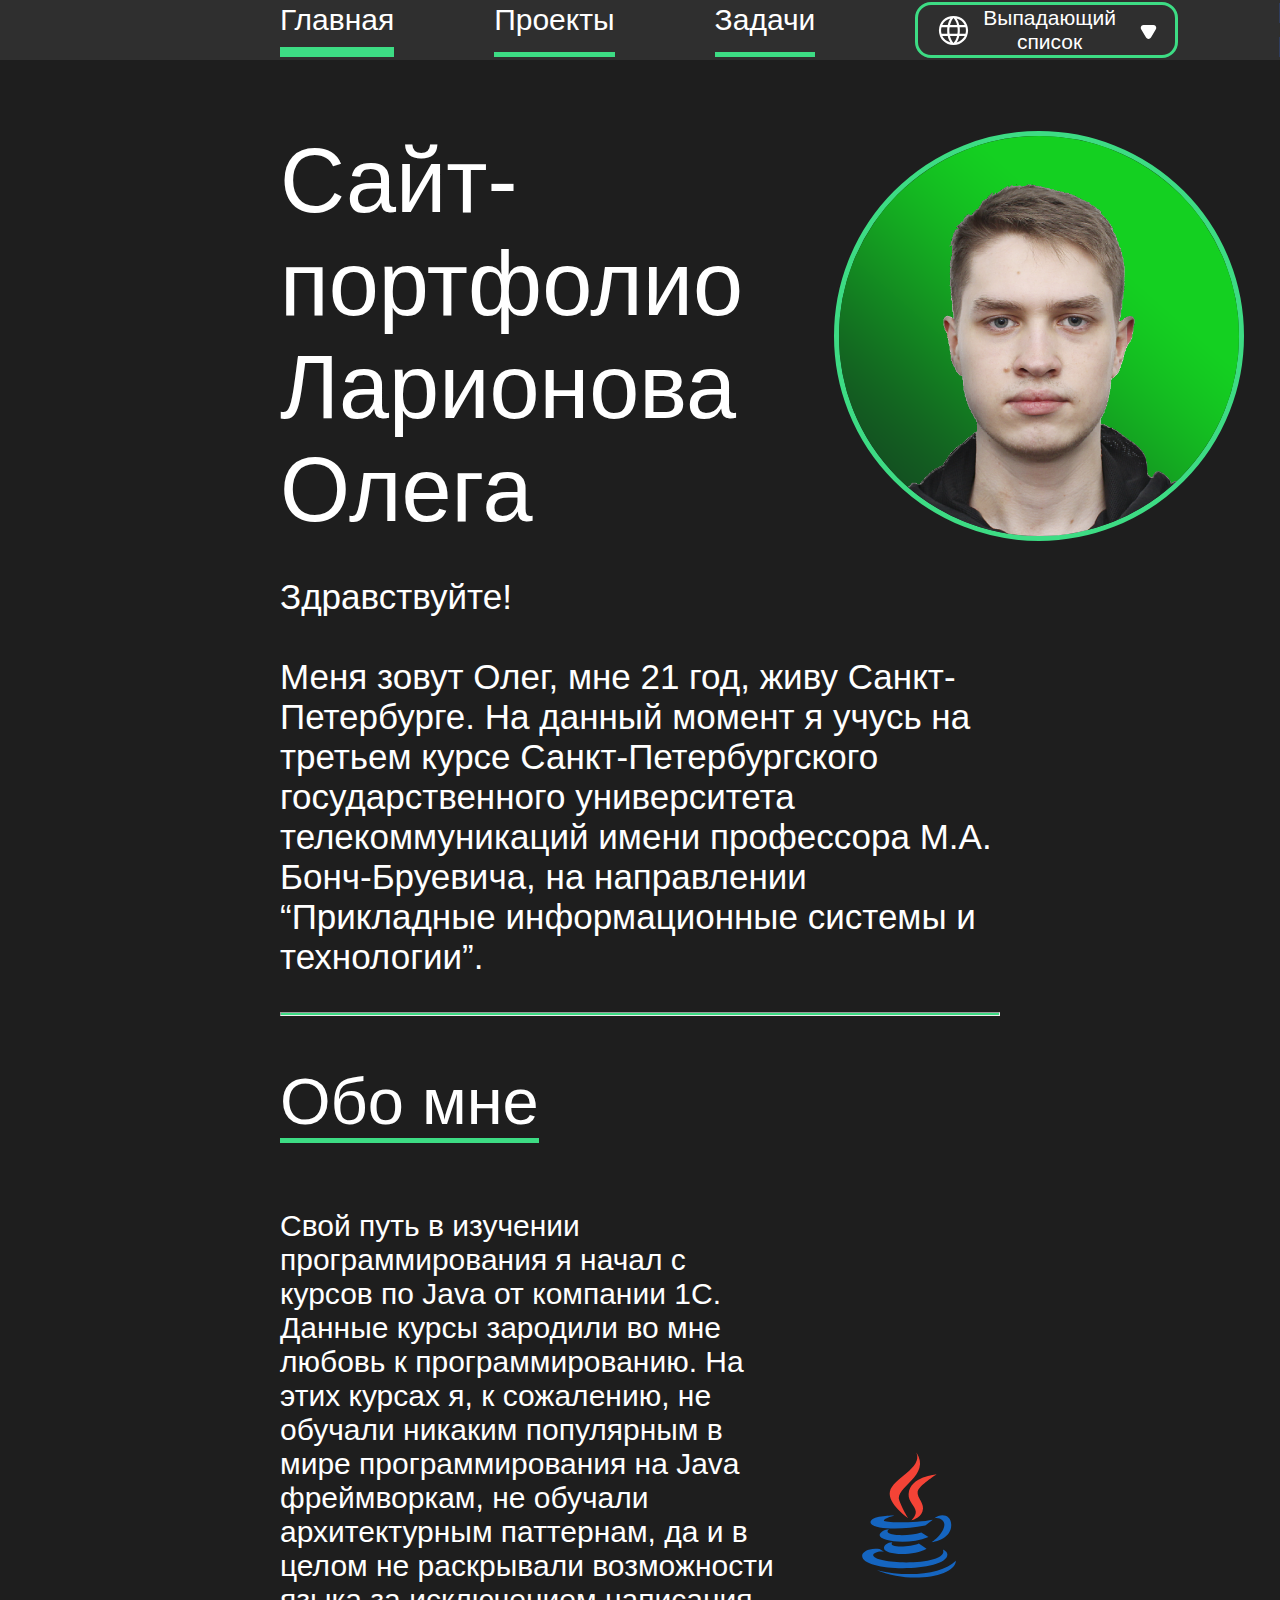
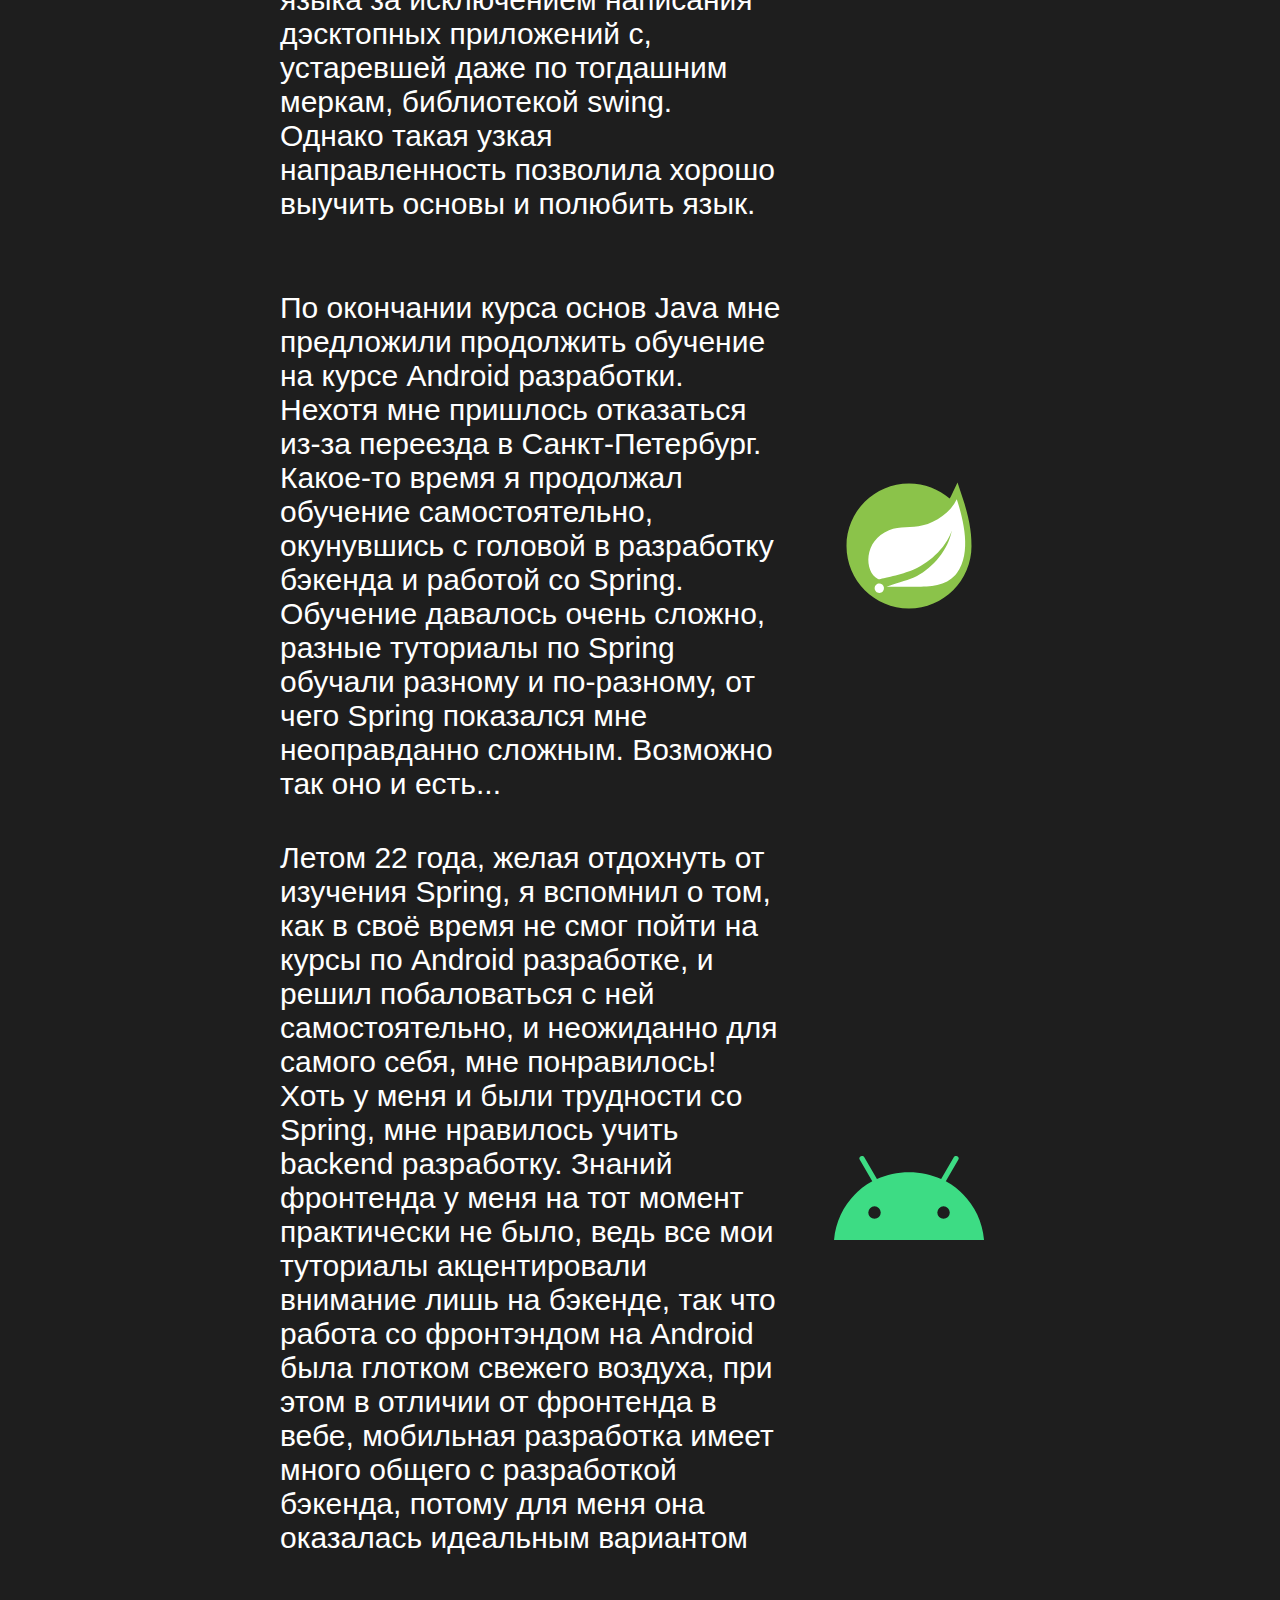
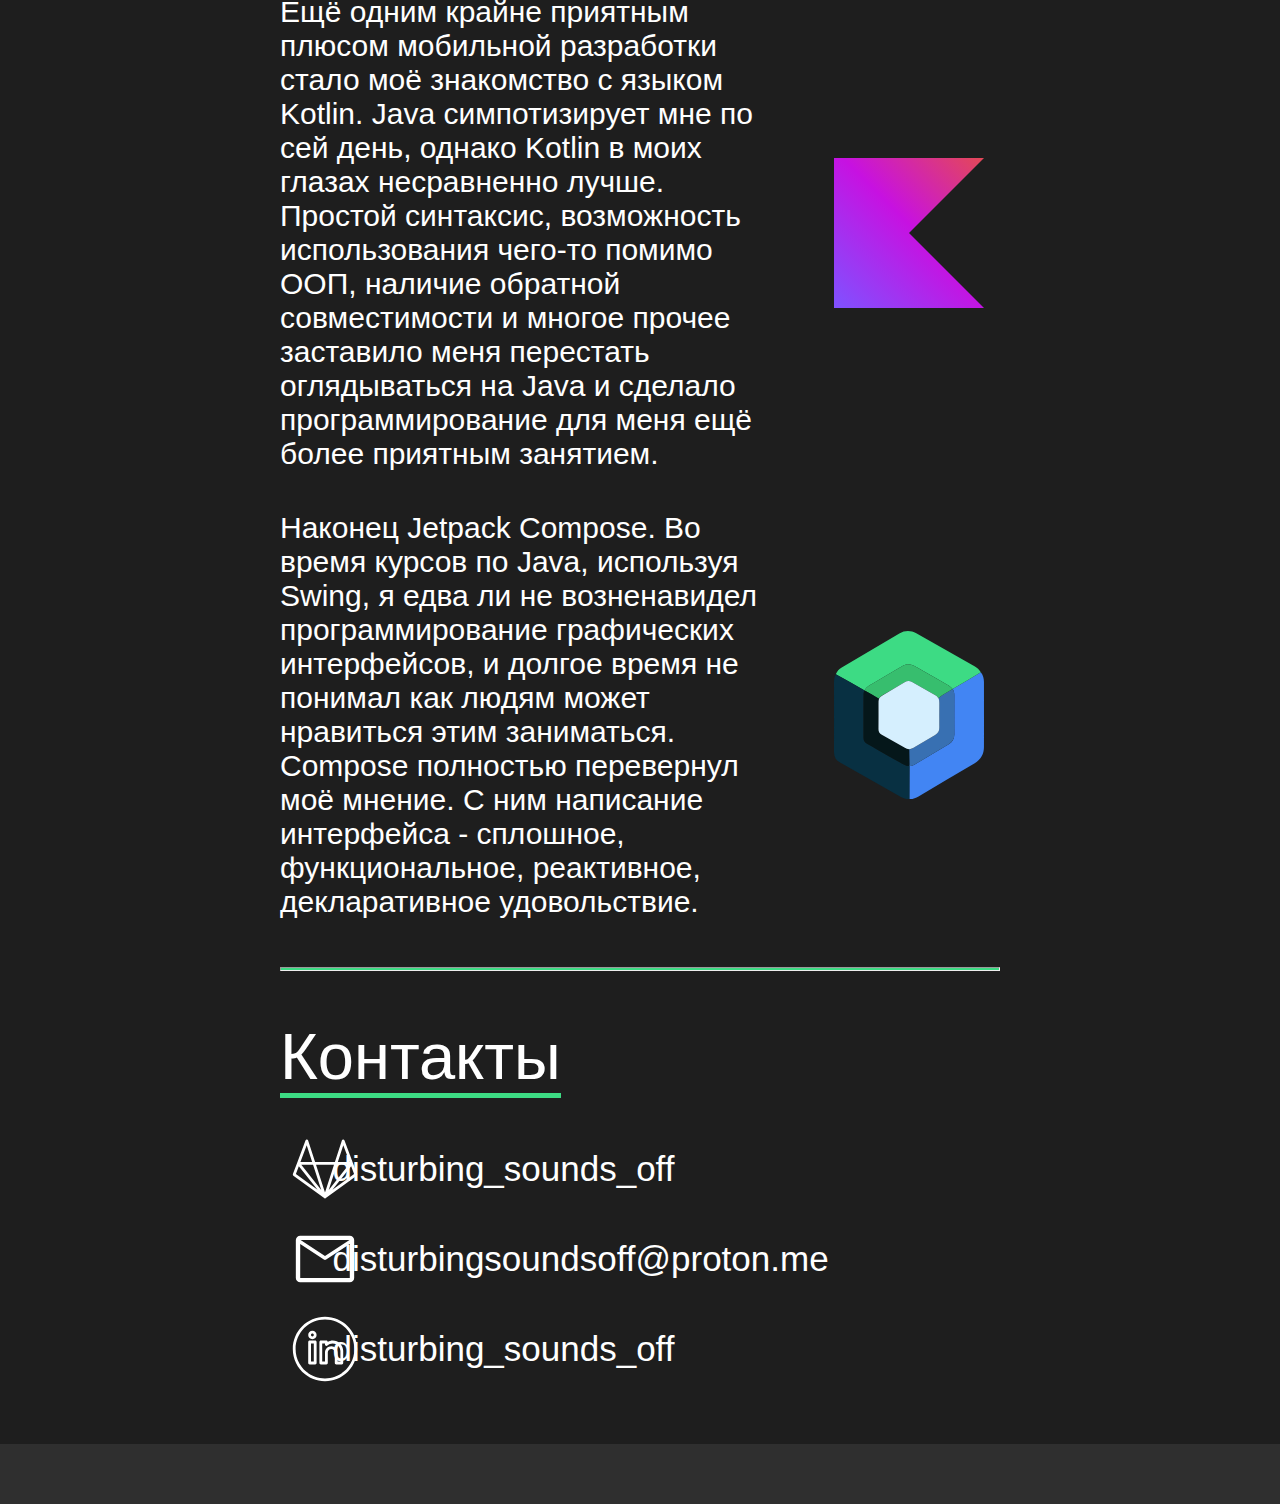
<file: index.html>
<!DOCTYPE html>
<html>

<head>
    <title>Document</title>
    <link rel="stylesheet" href="style/style.css">
    <meta charset="utf-8">
</head>

<body>

    <header style="display: flex; flex-direction: row; justify-content: space-between;">

        <div class="navbarLeft">
            <a class="navItemCurrent" href="index.html">Главная</a>
            <a class="navItem" href="pages/projects.html">Проекты</a>
            <a class="navItem" href="pages/tasks.html">Задачи</a>
        </div>

        <div class="navbarRight">

            <div class="selectLanguage">
                <button onclick="listLanguages()" class="dropBtn">
                    <img src="icons/language.svg" alt="" style="height: 35px; padding: 0px 12px; filter: invert(100%);">
                    <span style="font-size: 21px;">
                        Выпадающий список
                    </span>
                    <img src="icons/arrow_down.svg" alt="" style="height: 14px; padding: 4px 12px 0px 24px;">

                </button>
                <div id="dropList" class="dropContent">
                    <a href="pages/tasks.html" style="color: black; text-decoration: none;">Задания</a><br>
                    <a href="http://ddg.gg" style="color: black; text-decoration: none;">ddg</a><br>
                    <a href="https://gprivate.com/65cmh" style="color: black; text-decoration: none;">HTML</a>
                </div>
            </div>

            <a style="text-decoration: none; color: white;" href="pages/login.html">Вход / Регистрация</a>

        </div>
    </header>

    <main>

        <div class="doubleGrid">
            <span style="font-size: 90px;">
                Сайт-портфолио Ларионова Олега
            </span>
            <img class="imgFace" src="icons/prof.png" alt="">
        </div>

        <p style="font-size: 35px;">
            Здравствуйте!<br>
            <br>
            Меня зовут Олег, мне 21 год, живу Санкт-Петербурге.
            На данный момент я учусь на третьем курсе Санкт-Петербургского государственного университета
            телекоммуникаций имени профессора
            М.А. Бонч-Бруевича, на направлении
            “Прикладные информационные системы и технологии”.
        </p>

        <hr class="separator">

        <div class="spacer"></div>

        <div class="INFO_ABOUT_ME">

            <span class="subtitle">Обо мне</span>

            <div class="spacer"></div>

            <div class="doubleGrid">
                <span style="font-size: 30px; ">
                    <p>
                        Свой путь в изучении программирования я начал с
                        курсов
                        по Java от компании
                        1C. Данные курсы зародили во мне любовь к программированию. На этих курсах я, к сожалению, не
                        обучали
                        никаким популярным в мире программирования на Java фреймворкам, не обучали архитектурным
                        паттернам,
                        да и в целом не раскрывали возможности языка за исключением написания дэсктопных приложений с,
                        устаревшей даже по тогдашним меркам, библиотекой swing. Однако такая узкая направленность
                        позволила
                        хорошо выучить основы и полюбить язык.
                    </p>
                </span>
                <img width="150px" src="icons/java_logo.svg" alt="">
            </div>

            <div class="spacer"></div>

            <div class="doubleGrid">
                <span style="font-size: 30px; ">
                    По окончании курса основ Java мне предложили продолжить обучение на курсе Android разработки. Нехотя
                    мне
                    пришлось отказаться из-за переезда в Санкт-Петербург. Какое-то время я продолжал обучение
                    самостоятельно, окунувшись с головой в разработку бэкенда и работой со Spring. Обучение давалось
                    очень
                    сложно, разные туториалы по Spring обучали разному и по-разному, от чего Spring показался мне
                    неоправданно сложным. Возможно так оно и есть...
                </span>
                <img width="150px" src="icons/spring_boot_logo.svg" alt="">
            </div>

            <div class="spacer"></div>

            <div class="doubleGrid">
                <span style="font-size: 30px; ">
                    Летом 22 года, желая отдохнуть от изучения Spring, я вспомнил о том, как в своё время не смог пойти
                    на
                    курсы по Android разработке, и решил побаловаться с ней самостоятельно, и неожиданно для самого
                    себя,
                    мне понравилось! Хоть у меня и были трудности со Spring, мне нравилось учить backend разработку.
                    Знаний
                    фронтенда у меня на тот момент практически не было, ведь все мои туториалы акцентировали внимание
                    лишь
                    на бэкенде, так что работа со фронтэндом на Android была глотком свежего воздуха, при этом в отличии
                    от
                    фронтенда в вебе, мобильная разработка имеет много общего с разработкой бэкенда, потому для меня она
                    оказалась идеальным вариантом
                </span>
                <img width="150px" src="icons/android_logo.svg" alt="">
            </div>
            <div class="spacer"></div>

            <div class="doubleGrid">
                <span style="font-size: 30px; ">
                    Ещё одним крайне приятным плюсом мобильной разработки стало моё знакомство с языком Kotlin. Java
                    симпотизирует
                    мне по сей день, однако Kotlin в моих глазах несравненно лучше. Простой синтаксис, возможность
                    использования
                    чего-то помимо ООП, наличие обратной совместимости и многое прочее заставило меня перестать
                    оглядываться
                    на Java
                    и сделало программирование для меня ещё более приятным занятием.

                </span>
                <img width="150px" src="icons/kotlin_logo.svg" alt="">
            </div>

            <div class="spacer"></div>

            <div class="doubleGrid">
                <span style="font-size: 30px; ">
                    Наконец Jetpack Compose. Во время курсов по Java, используя Swing, я едва ли не возненавидел
                    программирование графических интерфейсов, и долгое время не понимал как людям может нравиться этим
                    заниматься. Compose полностью перевернул моё мнение. С ним написание интерфейса - сплошное,
                    функциональное, реактивное, декларативное удовольствие.
                </span>
                <img width="150px" src="icons/compose_logo.svg" alt="">
            </div>

            <div class="spacer"></div>

            <hr class="separator">

            <div class="spacer"></div>
        </div>
        <span class="subtitle">Контакты</span>

        <div class="spacer"></div>

        <div class="link">
            <img width="70px" src="icons/gitlab_logo.svg" alt="">
            <span style="font-size: 35px;">disturbing_sounds_off</span>
        </div>

        <div class="link">
            <img width="70px" src="icons/mail_icon.svg" alt="">
            <span style="font-size: 35px;">disturbingsoundsoff@proton.me</span>
        </div>

        <div class="link">
            <img width="70px" src="icons/linkedin_logo.svg" alt="">
            <span style="font-size: 35px;">disturbing_sounds_off</span>
        </div>

        <div class="spacer"></div>

    </main>

    <footer>

    </footer>

    <script src="scripts/language.js"></script>

</body>

</html>
</file>
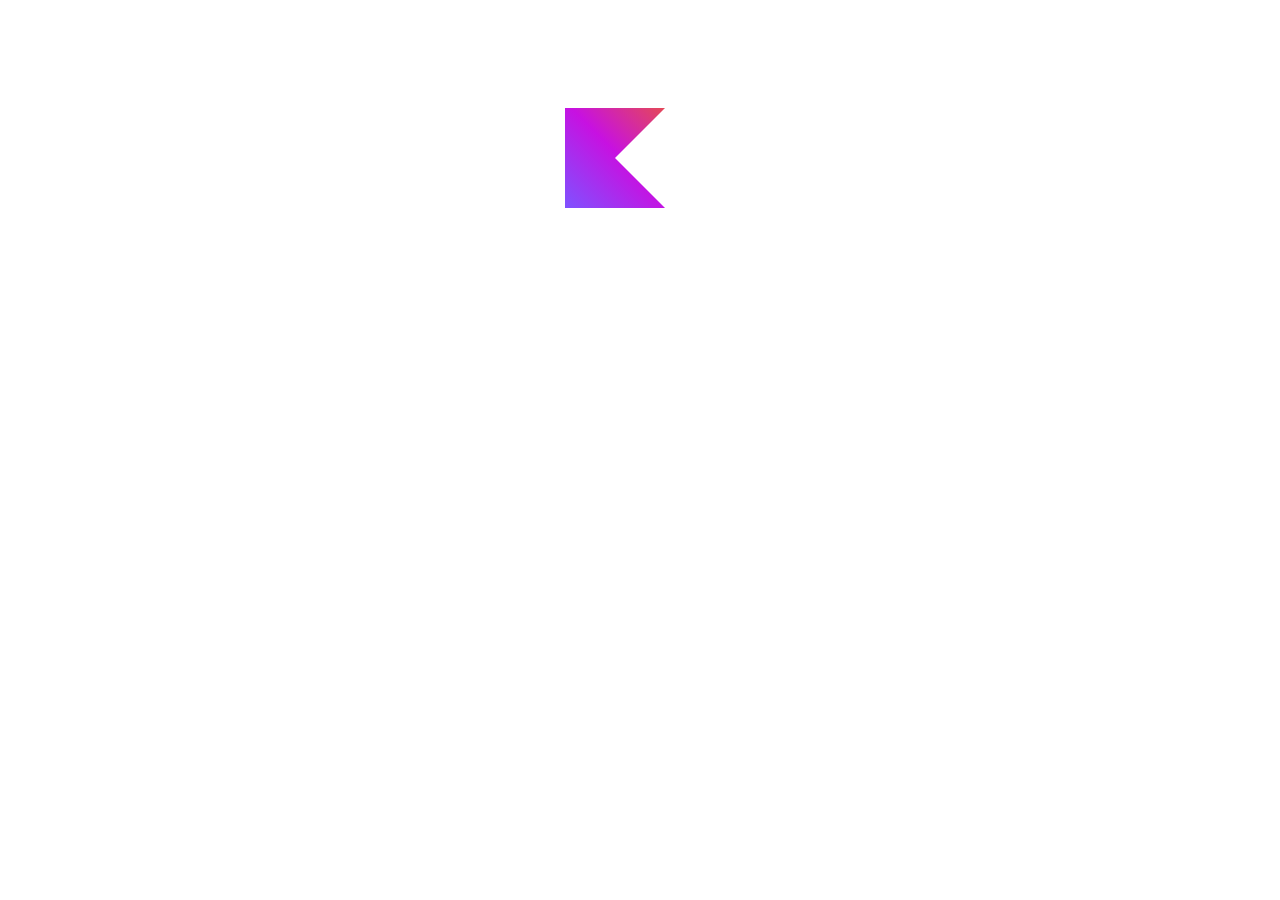
<file: test.html>
<!DOCTYPE html>
<html lang="en">
<head>
    <meta charset="UTF-8">
    <meta http-equiv="X-UA-Compatible" content="IE=edge">
    <meta name="viewport" content="width=device-width, initial-scale=1.0">
    <title>Document</title>
</head>
<body>

    <div style="padding-top: 100px; width: 100%; display: flex; justify-content: space-between;">

        <div></div>
        <img style="" src="icons/kotlin_logo.svg" width="100" alt="">
        <p style="color: white;">tetst222 </p>
    </div>
    
</body>
</html>
</file>
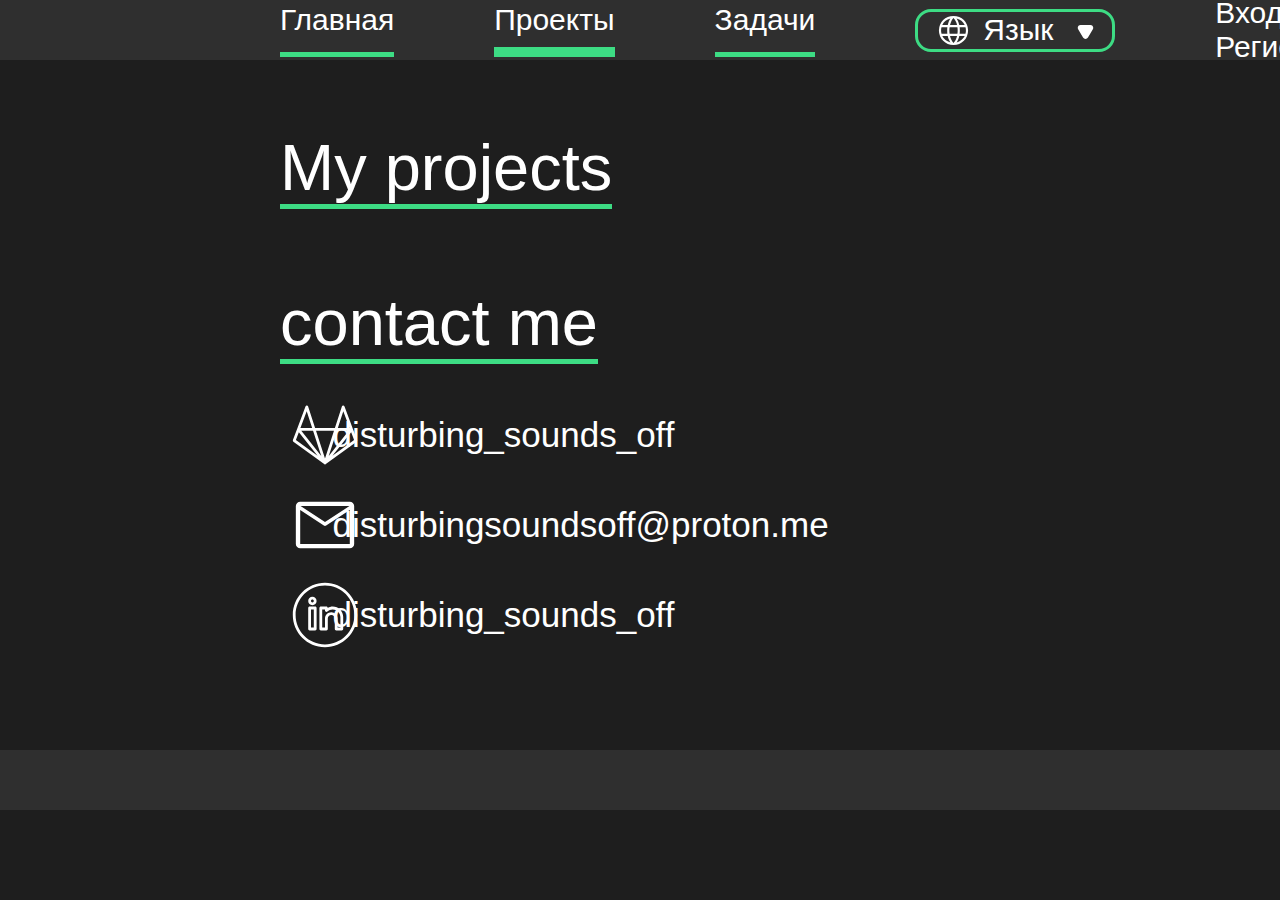
<file: pages/projects.html>
<!DOCTYPE html>
<html>

<head>
    <title>Document</title>
    <link rel="stylesheet" href="../style/style.css">
    <meta charset="utf-8">
</head>

<body>

    <header style="display: flex; flex-direction: row; justify-content: space-between;">


        <div class="navbarLeft">
            <a class="navItem" href="../index.html">Главная</a>
            <a class="navItemCurrent" href="projects.html">Проекты</a>
            <a class="navItem" href="tasks.html">Задачи</a>
        </div>

        <div class="navbarRight">

            <div class="selectLanguage">
                <button onclick="listLanguages()" class="dropBtn">
                    <img src="../icons/language.svg" alt=""
                        style="height: 35px; padding: 0px 12px; filter: invert(100%);">
                    Язык
                    <img src="../icons/arrow_down.svg" alt="" style="height: 14px; padding: 4px 12px 0px 24px;">

                </button>
                <div id="dropList" class="dropContent">
                    <span>test1</span>
                    <span>test2</span>
                    <span>test3</span>
                </div>
            </div>

            <a style="text-decoration: none; color: white;" href="pages/login.html">Вход / Регистрация</a>

        </div>
    </header>

    <main>

        <span class="subtitle">My projects</span>

        <div class="spacer"></div>

        <div class="spacer"></div>

        <div class="contacts">

            <span class="subtitle">contact me</span>

            <div class="spacer"></div>

            <div class="link">
                <img width="70px" src="../icons/gitlab_logo.svg" alt="">
                <span style="font-size: 35px;">disturbing_sounds_off</span>
            </div>

            <div class="link">
                <img width="70px" src="../icons/mail_icon.svg" alt="">
                <span style="font-size: 35px;">disturbingsoundsoff@proton.me</span>
            </div>

            <div class="link">
                <img width="70px" src="../icons/linkedin_logo.svg" alt="">
                <span style="font-size: 35px;">disturbing_sounds_off</span>
            </div>

            <div class="spacer"></div>
            <div class="spacer"></div>

        </div>

    </main>

    <footer>

    </footer>

    <script src="../scripts/language.js"></script>

</body>

</html>
</file>
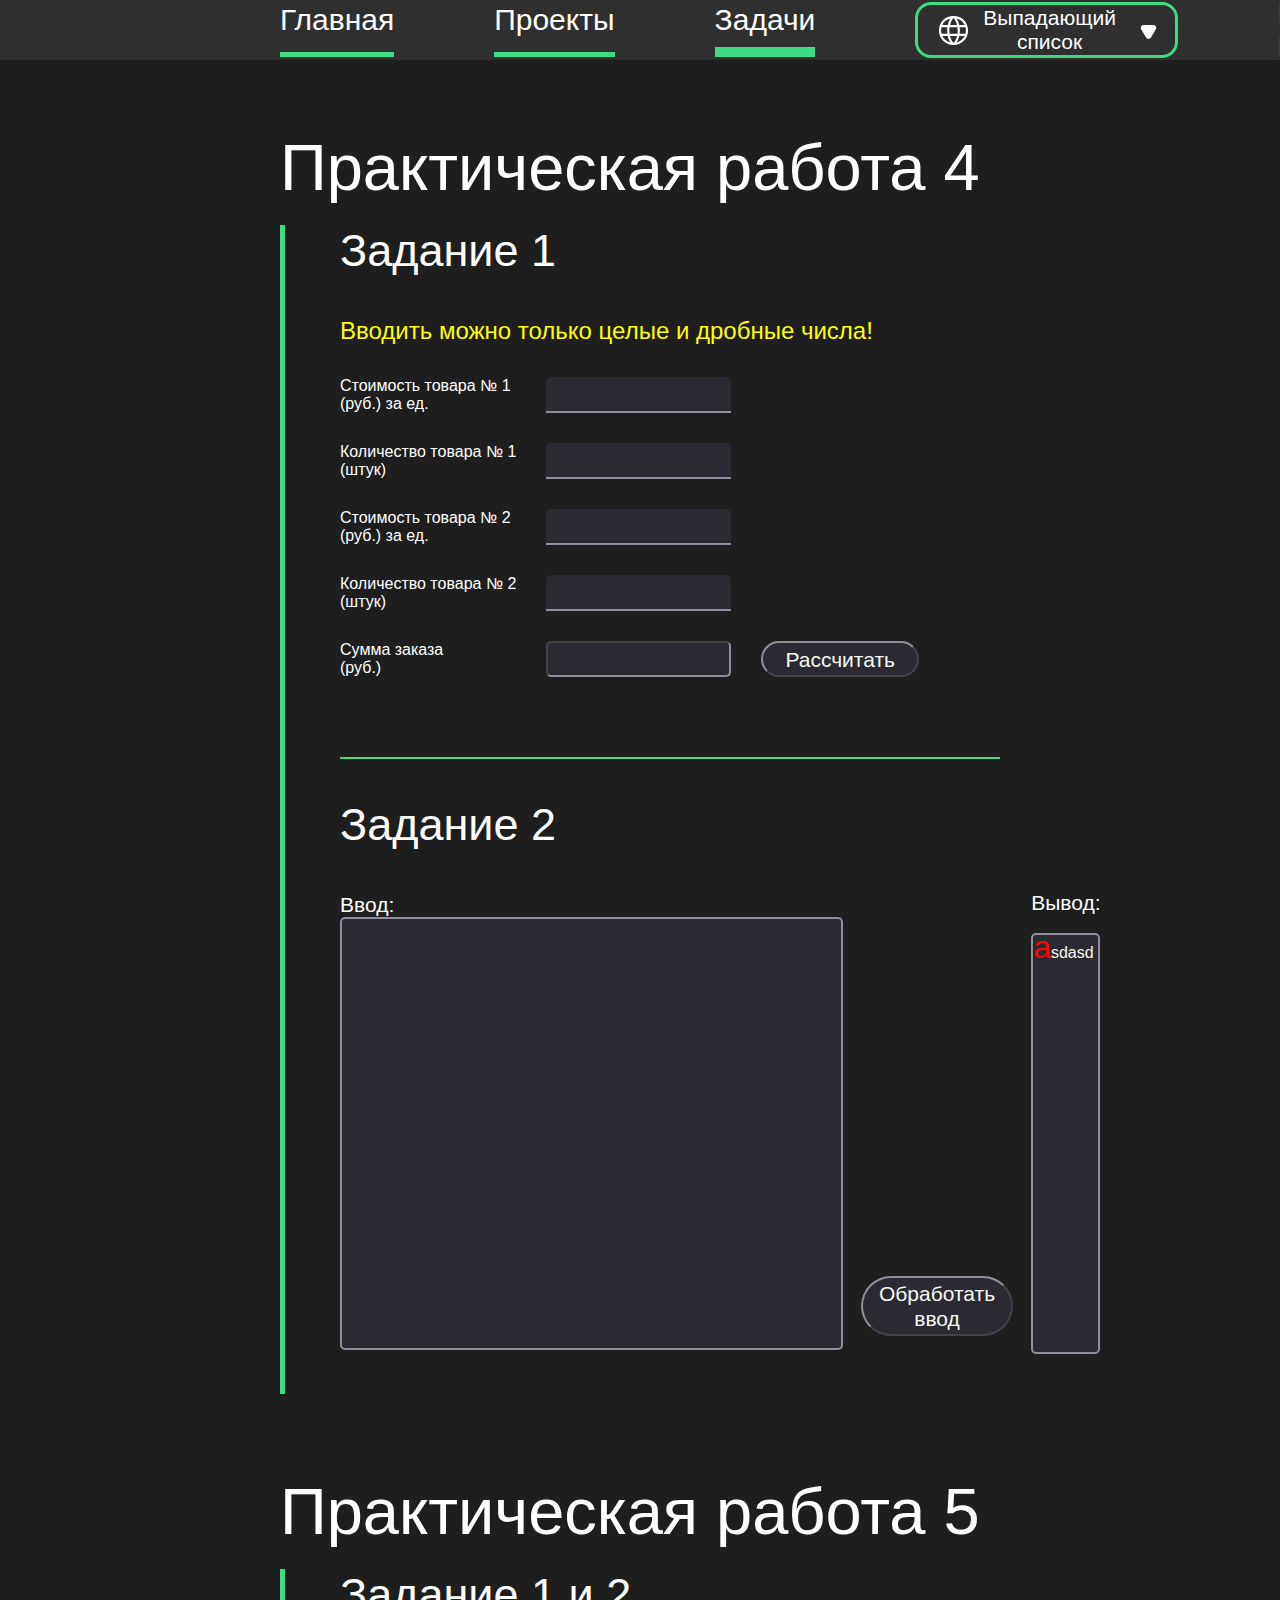
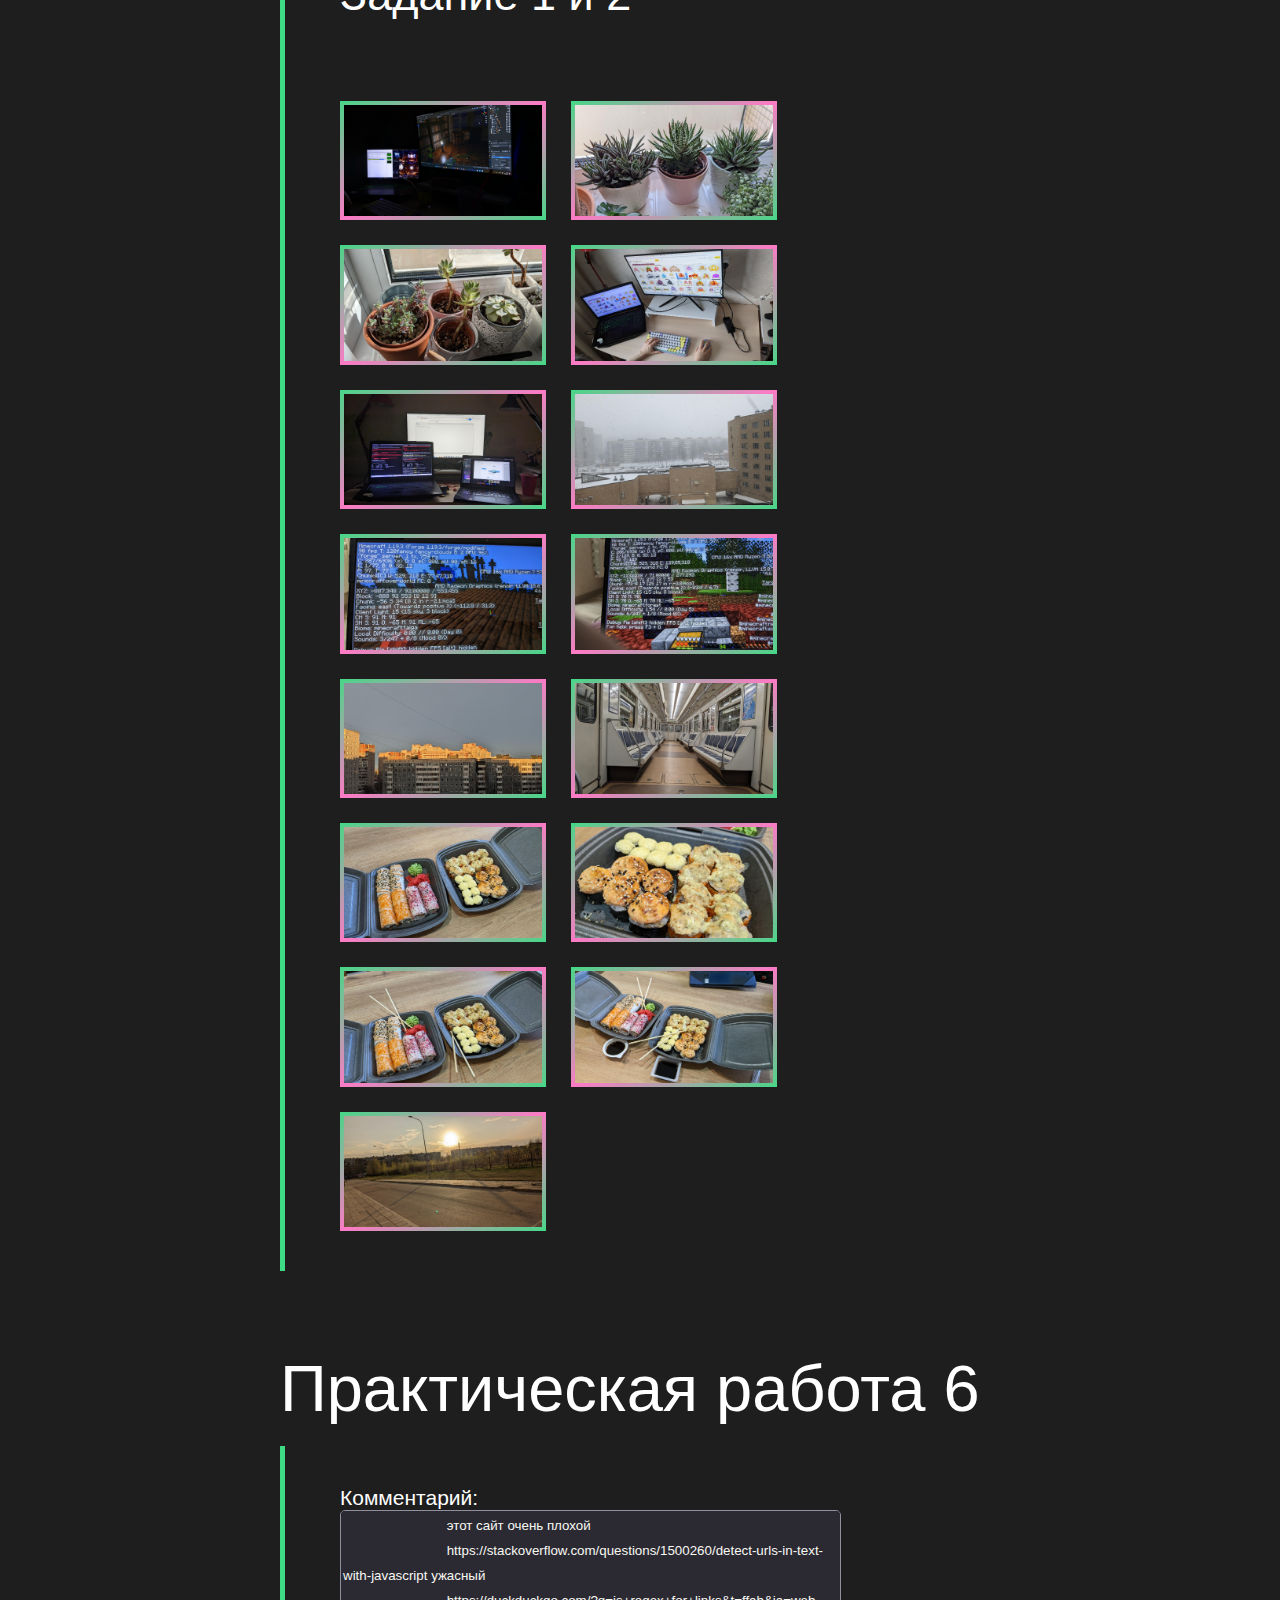
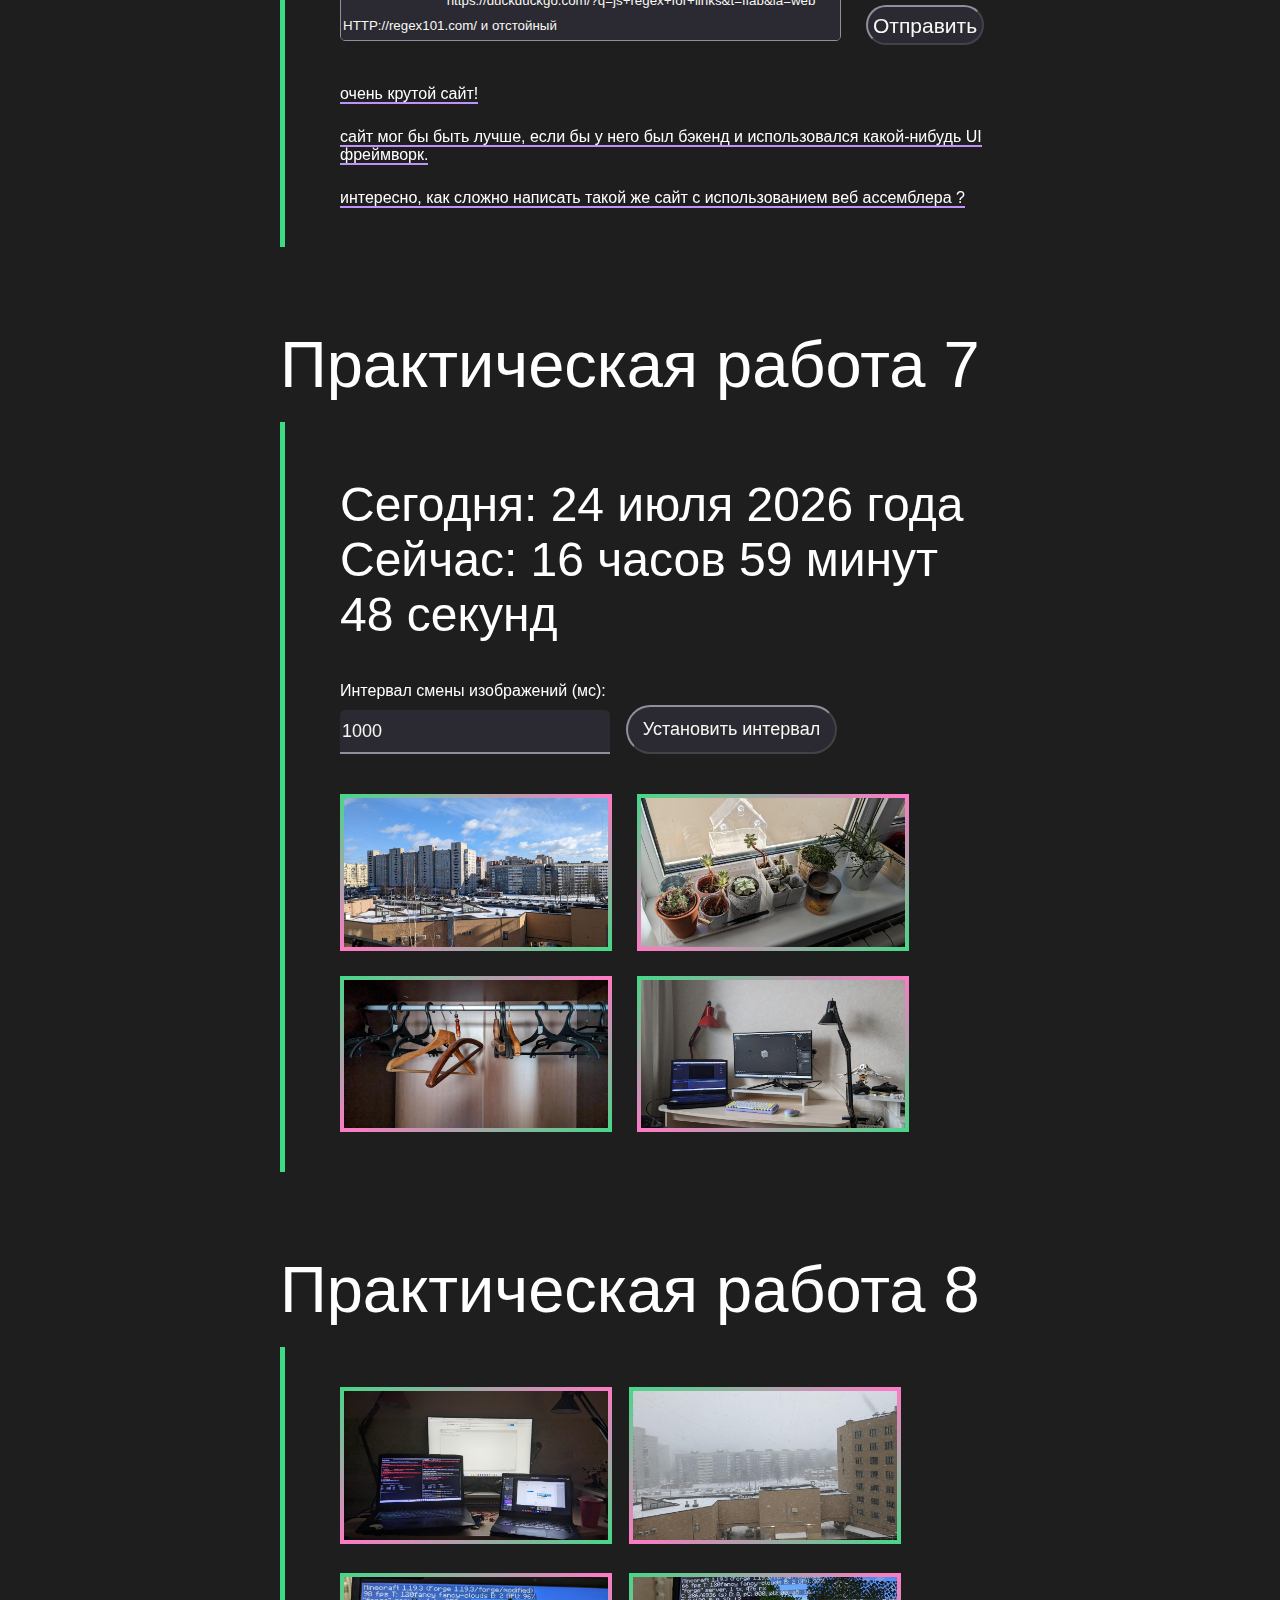
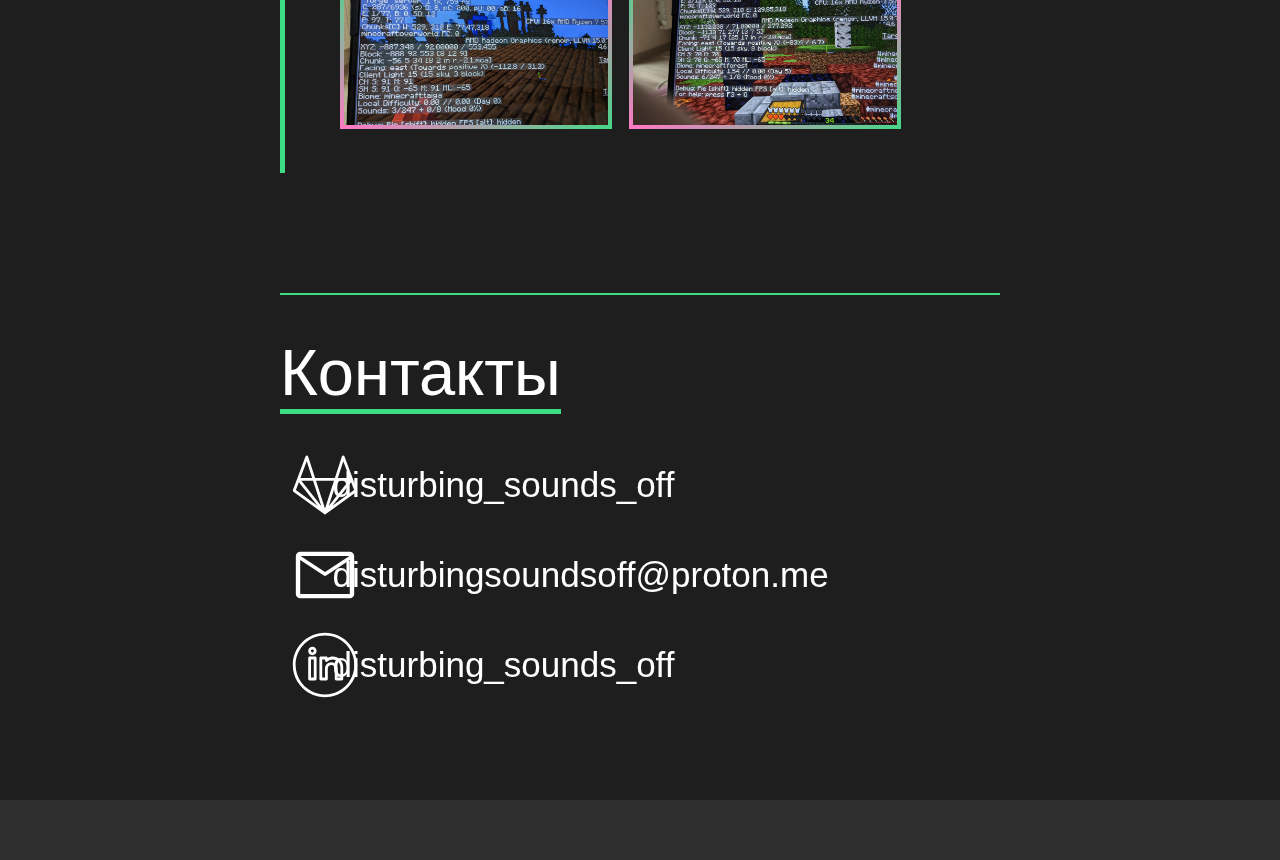
<file: pages/tasks.html>
<!DOCTYPE html>
<html>

<head>
    <title>Document</title>
    <link rel="stylesheet" href="../style/style.css">
    <link rel="stylesheet" href="../style/tasks.css">
    <meta charset="utf-8">
</head>

<body>

    <header style="display: flex; flex-direction: row; justify-content: space-between;">

        <div class="navbarLeft">
            <a class="navItem" href="../index.html">Главная</a>
            <a class="navItem" href="projects.html">Проекты</a>
            <a class="navItemCurrent" href="tasks.html">Задачи</a>
        </div>

        <div class="navbarRight">


            <div class="selectLanguage">
                <button onclick="listLanguages()" class="dropBtn">
                    <img src="../icons/language.svg" alt=""
                        style="height: 35px; padding: 0px 12px; filter: invert(100%);">
                    <span style="font-size: 21px;">
                        Выпадающий список
                    </span>
                    <img src="../icons/arrow_down.svg" alt="" style="height: 14px; padding: 4px 12px 0px 24px;">

                </button>
                <div id="dropList" class="dropContent">
                    <a href="../index.html" style="color: black; text-decoration: none;">Главная</a><br>
                    <a href="http://ddg.gg" style="color: black; text-decoration: none;">ddg</a><br>
                    <a href="https://gprivate.com/65cmh" style="color: black; text-decoration: none;">HTML</a>
                </div>
            </div>
            <a style="text-decoration: none; color: white;" href="pages/login.html">Вход / Регистрация</a>

        </div>
    </header>

    <main>

        <!-- ЛБ 4 ЗАДАНИЕ 1  -->
        <span class="labTitle">
            Практическая работа 4 <br>
        </span>
        <div id="LB_4" class="lab">

            <div id="LB_4_TASK_1">

                <span class="taskTitle">Задание 1</span>

                <div class="spacer"></div>

                <div style="padding-bottom: 32px;">
                    <span style="font-size: 24px; color: yellow;">Вводить можно только целые и дробные числа!</span>
                </div>

                <div class="taskOneGrid">

                    <span>Стоимость товара № 1 <br>(руб.) за ед.</span>
                    <input class="darkElement valueInput checkfield" name="numOnly">
                    <span class="errorField"></span>

                    <span>Количество товара № 1 <br>(штук)</span>
                    <input class="darkElement valueInput checkfield" name="numOnlyAmount">
                    <span class="errorField"></span>

                    <span>Стоимость товара № 2 <br>(руб.) за ед.</span>
                    <input class="darkElement valueInput checkfield" name="numOnly">
                    <span class="errorField"></span>

                    <span>Количество товара № 2 <br>(штук)</span>
                    <input class="darkElement valueInput checkfield" name="numOnlyAmount">
                    <span class="errorField"></span>

                    <span>Сумма заказа <br>(руб.)</span>
                    <input id="rez1" readonly class="darkElement">
                    <button id="taskOneSumButton" class="darkElement taskButton taskOneButton"
                        type="button">Рассчитать</button>

                </div>
                <div class="spacer"></div>


            </div>

            <!-- ЛБ 4 ЗАДАНИЕ 2 -->
            <div id="LB_4_TASK_2">
                <div class="spacer"></div>
                <div class="separator"></div>
                <div class="spacer"></div>

                <span class="taskTitle">Задание 2</span>

                <div class="spacer"></div>

                <div class="taskTwoFlexbox ">

                    <div>
                        <label id="taskTwoInputLabel" for="taskTwoTextAreaInput"
                            style="font-size: 21px;">Ввод:</label><br>
                        <textarea id="taskTwoTextAreaInput" wrap="hard"
                            class="darkElement taskTwoBorder taskTwoTextArea" rows="17" cols="60"></textarea>
                    </div>

                    <button id="taskTwoComputeButton" type="button"
                        class="darkElement taskButton taskTwoButton">Обработать
                        ввод</button>

                    <div style="width: 578px; height: 463px; display: flex; flex-direction: column;">
                        <label for="taskTwoTextAreaOutput" style="font-size: 21px;">Вывод:</label><br>
                        <div id="taskTwoTextAreaOutput" class="darkElement taskTwoBorder" style="flex: 1;">asdasd
                        </div>
                    </div>

                </div>

                <div class="spacer"></div>

            </div>
        </div>

        <div class="spacer"></div>
        <div class="spacer"></div>
        <span class="labTitle">
            Практическая работа 5 <br>
        </span>
        <div id="LB_5" class="lab">

            <div id="LB_5_TASK_1_AND_2">

                <span class="taskTitle">Задание 1 и 2</span>

                <div class="spacer"></div>

                <div class="spacer"></div>

                <div id="lab5_images_container" class="image_container"
                    style=" display: flex; flex-direction: row; gap: 25px; flex-wrap: wrap;">
                </div>

            </div>

            <div class="spacer"></div>
        </div>

        <div class="spacer"></div>
        <div class="spacer"></div>
        <span class="labTitle">
            Практическая работа 6 <br>
        </span>
        <div id="LB_6" class="lab">

            <div class="spacer"></div>
            <div id="LB_6_TASK_1_AND_2">

                <div id="comment_text_field" style="display: flex; flex-direction: row; gap: 25px; align-items: end;">
                    <div>
                        <label id="comment_textarea_label" for="comment_textarea"
                            style="font-size: 21px;">Комментарий:</label><br>
                        <textarea id="comment_textarea" class="darkElement" cols="60" rows="5">
                            этот сайт очень плохой
                            https://stackoverflow.com/questions/1500260/detect-urls-in-text-with-javascript ужасный
                            https://duckduckgo.com/?q=js+regex+for+links&t=ffab&ia=web HTTP://regex101.com/ и отстойный
                        </textarea>
                    </div>
                    <button type="button" id="comment_button" class="taskButton darkElement"
                        style="height: 40px; padding: 5px">Отправить</button>
                </div>

                <div class="spacer"></div>

                <div id="comment_section" style="display: flex; flex-direction: column; row-gap: 25px;">
                    <div>
                        <span class="comment">очень крутой сайт!</span>
                    </div>
                    <div>
                        <span class="comment">сайт мог бы быть лучше, если бы у него был бэкенд и использовался
                            какой-нибудь
                            UI фреймворк.</span>
                    </div>
                    <div>
                        <span class="comment">интересно, как сложно написать такой же сайт с использованием веб
                            ассемблера
                            ?</span>
                    </div>

                </div>

            </div>

            <div class="spacer"></div>

        </div>


        <div class="spacer"></div>
        <div class="spacer"></div>
        <span class="labTitle">
            Практическая работа 7 <br>
        </span>
        <div id="LB_7" class="lab">

            <div id="LB_7_TASK_1">

                <div id="lr7_clock_holder">
                    <span id="lr7_clock"></span>
                </div>

                <div class="spacer"></div>
            </div>

            <div id="LB_7_TASK_2">

                <div style="display: flex; flex-direction: row; column-gap: 20px; align-items: end;">
                    <div>
                        <label id="lr7_interval_label" for="lr7_interval_input">Интервал смены изображений
                            (мс):</label><br>
                        <input id="lr7_interval_input" class="darkElement valueInput" type="text"
                            style="width: 100%; line-height: 40px; margin-top: 10px; font-size: 18px;">
                    </div>
                    <button id="lr7_interval_button" type="button" class="darkElement"
                        style="padding: 10px 15px; border-radius: 100px; font-size: 18px;">
                        Установить интервал
                    </button>
                </div>

                <div class="spacer"></div>

                <div id="lr7_image_container" class="image_container"
                    style="display: flex; flex-direction: row; gap: 25px;flex-wrap: wrap;">

                </div>

            </div>

            <div class="spacer"></div>

        </div>

        <div class="spacer"></div>
        <div class="spacer"></div>
        <span class="labTitle">
            Практическая работа 8 <br>
        </span>
        <div id="LB_8" class="lab">
            <div class="spacer"></div>

            <div id="LB_8_TASK_1">

                <div id="lr8_image_container" class="image_container"
                    style="display: flex; flex-direction: row; gap: 25px;flex-wrap: wrap;">

                    <div class="img_form">
                        <img src="../photoOut/image10.jpg" alt="" style="width: 100%;" class="background_img">
                        <img src="../photoOut/image9.jpg " alt="" style="width: 100%;" class="alt_img">
                    </div>

                    <div class="img_form">
                        <img src="../photoOut/image12.jpg" alt="" style="width: 100%;" class="background_img">
                        <img src="../photoOut/image11.jpg" alt="" style="width: 100%;" class="alt_img">
                    </div>

                    <div class="img_form">
                        <img src="../photoOut/image14.jpg" alt="" style="width: 100%;" class="background_img">
                        <img src="../photoOut/image13.jpg" alt="" style="width: 100%;" class="alt_img">
                    </div>

                    <div class="img_form">
                        <img src="../photoOut/image16.jpg" alt="" style="width: 100%;" class="background_img">
                        <img src="../photoOut/image15.jpg" alt="" style="width: 100%;" class="alt_img">
                    </div>

                </div>

            </div>
            <div class="spacer"></div>

        </div>


        <div class="spacer"></div>
        <div class="spacer"></div>
        <div class="spacer"></div>
        <div class="separator"></div>


        <div class="contacts">

            <div class="spacer"></div>
            <span class="subtitle">Контакты</span>

            <div class="spacer"></div>

            <div class="link">
                <img width="70px" src="../icons/gitlab_logo.svg" alt="">
                <span style="font-size: 35px;">disturbing_sounds_off</span>
            </div>

            <div class="link">
                <img width="70px" src="../icons/mail_icon.svg" alt="">
                <span style="font-size: 35px;">disturbingsoundsoff@proton.me</span>
            </div>

            <div class="link">
                <img width="70px" src="../icons/linkedin_logo.svg" alt="">
                <span style="font-size: 35px;">disturbing_sounds_off</span>
            </div>

            <div class="spacer"></div>
            <div class="spacer"></div>

        </div>

    </main>

    <footer>

    </footer>

    <script src="../dependencies/jquery-3.7.0.min.js"></script>
    <script src="../scripts/language.js"></script>
    <script src="../scripts/lr4.js"></script>
    <script src="../scripts/lr5.js"></script>
    <script src="../scripts/lr6.js"></script>
    <script src="../scripts/lr7.js"></script>
    <script src="../scripts/lr8.js"></script>

</body>

</html>
</file>
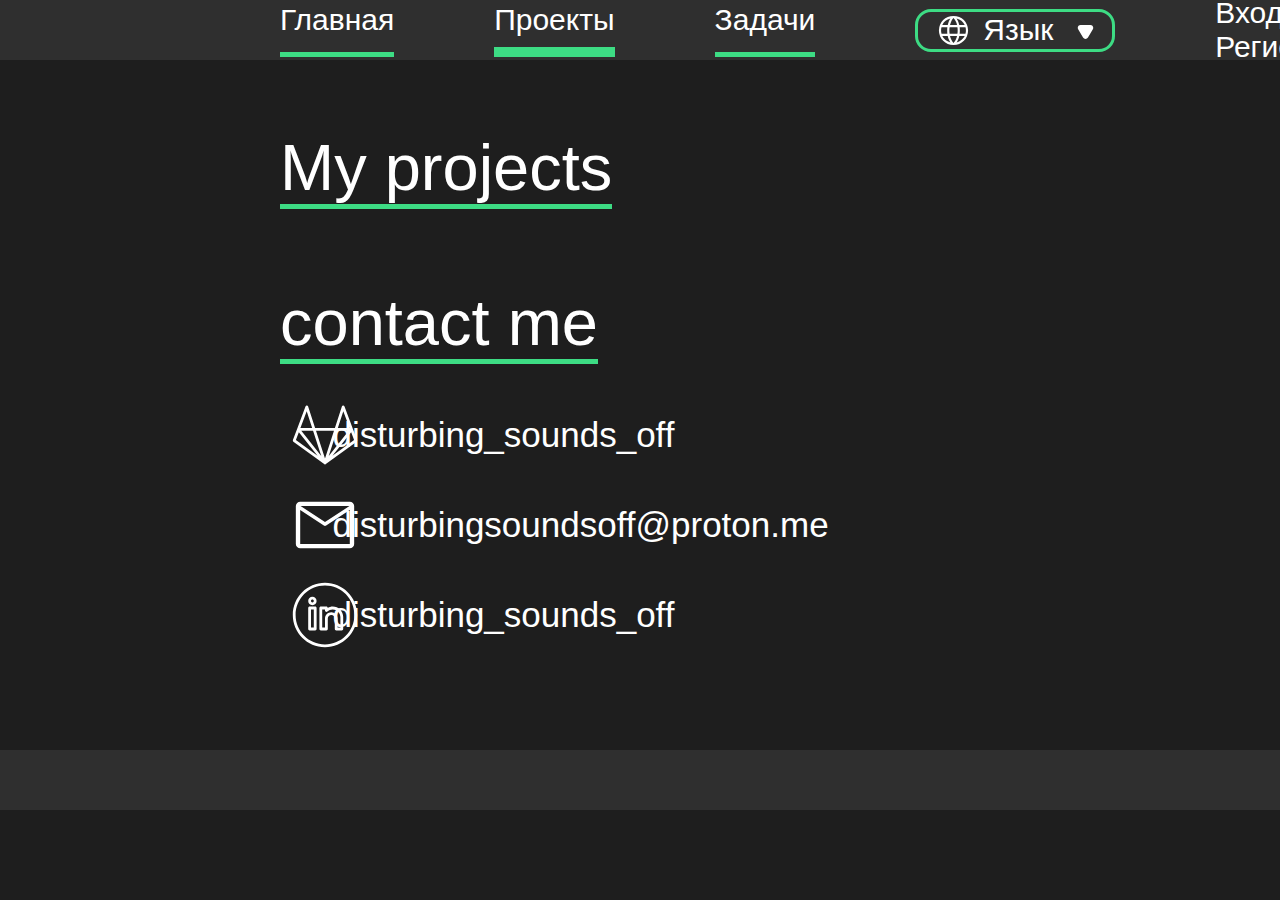
<file: pages/template.html>
<!DOCTYPE html>
<html>

<head>
    <title>Document</title>
    <link rel="stylesheet" href="../style/style.css">
    <meta charset="utf-8">
</head>

<body>

    <header style="display: flex; flex-direction: row; justify-content: space-between;">


        <div class="navbarLeft">
            <a class="navItem" href="../index.html">Главная</a>
            <a class="navItemCurrent" href="projects.html">Проекты</a>
            <a class="navItem" href="tasks.html">Задачи</a>
        </div>

        <div class="navbarRight">

            <div class="selectLanguage">
                <button onclick="listLanguages()" class="dropBtn">
                    <img src="../icons/language.svg" alt=""
                        style="height: 35px; padding: 0px 12px; filter: invert(100%);">
                    Язык
                    <img src="../icons/arrow_down.svg" alt="" style="height: 14px; padding: 4px 12px 0px 24px;">

                </button>
                <div id="dropList" class="dropContent">
                    <span>test1</span>
                    <span>test2</span>
                    <span>test3</span>
                </div>
            </div>

            <a style="text-decoration: none; color: white;" href="pages/login.html">Вход / Регистрация</a>

        </div>
    </header>

    <main>

        <span class="subtitle">My projects</span>

        <div class="spacer"></div>

        <div>

            <div class="projects1"></div>
            <div class="projects2"></div>
            <div class="projects3"></div>

        </div>

        <div class="spacer"></div>

        <div class="contacts">

            <span class="subtitle">contact me</span>

            <div class="spacer"></div>

            <div class="link">
                <img width="70px" src="../icons/gitlab_logo.svg" alt="">
                <span style="font-size: 35px;">disturbing_sounds_off</span>
            </div>

            <div class="link">
                <img width="70px" src="../icons/mail_icon.svg" alt="">
                <span style="font-size: 35px;">disturbingsoundsoff@proton.me</span>
            </div>

            <div class="link">
                <img width="70px" src="../icons/linkedin_logo.svg" alt="">
                <span style="font-size: 35px;">disturbing_sounds_off</span>
            </div>

            <div class="spacer"></div>
            <div class="spacer"></div>

        </div>

    </main>

    <footer>

    </footer>

    <script src="../scripts/language.js"></script>

</body>

</html>
</file>
<file: style/style.css>
* {
    font-family: Roboto, sans-serif;
}

html, body {
width: 100%; height: 100%;
}

body {
    background-color: #1e1e1e;
    margin: 0px;
    color: white;
    font-family: Roboto;
}

header, footer{
    height: 60px;
    background-color: #2f2f2f;
}

header, main {
    padding-left: 280px;
    padding-right: 280px;
}

.navbarLeft {
    display: flex;
    flex-direction: row;
    align-items: center;
    font-size: 30px;
}

.navbarRight {
    display: flex;
    flex-direction: row;
    align-items: center;
    font-size: 30px;
}

.navItem, .navItemCurrent {
    margin-right: 100px;
    text-decoration: none;
    color: white;
}

.navItem {
    padding-bottom: 15px;
    border-bottom: 5px solid #3ddc84;
}

.navItemCurrent {
    padding-bottom: 10px;
    border-bottom: 10px solid #3ddc84;
}

main {
    padding-top: 70px;
}

.doubleGrid {
    display: grid; 
    grid-template-columns: 70% auto;
    grid-template-rows: auto;
    justify-content: start;
    align-items: center;
    column-gap: 50px;
}

.link {
    padding-left: 10px;
    padding-bottom: 20px;
    display: grid; 
    grid-template-columns: 6% auto;
    align-items: center;
}

.imgFace {
    width: 400px;
    height: 400px;
    border: 5px solid #3ddc84;
    border-radius: 50%;
}

.separator {
    height: 2px; 
    color: #3ddc84; 
    background-color: #3ddc84;
}

.spacer {
    height: 40px;
}

.subtitle {
    font-size: 65px; 
    border-bottom: 5px solid #3ddc84;
    margin-bottom: 40px;
    margin-top: 40px;
}

.selectLanguage {
    position: relative;
    display: inline-block;
    padding-right: 100px;
}

.dropBtn {
    color: white;
    background: none;
    font-size: 30px;
    border: 3px solid #3ddc84;
    border-radius: 16px;
    display: flex;
    flex-direction: row;
    align-items: center;
}

.dropContent {
    display: none;
    position: absolute;
    background-color: white;
    z-index: 1;
}

.dropContent span {
    color: black;
    padding: 12px 16px;
    display: block;
    
}

.show {
    display:block;
}

.flexColumn {
    display: flex;
    flex-direction: column;
    align-items: center;
}

.flexRow {
    display: flex;
    flex-direction: row;
    align-items: center;
}
</file>
<file: style/tasks.css>
.fillMaxSize {
    width: 100%; height: 100%;
}

.lab {
    margin-top: 20px;
    border-left: 5px solid #3ddc84;
    padding-left: 55px;
}

.labTitle {
    font-size: 65px; 
    margin-bottom: 40px;
    margin-top: 40px;
}

.taskTitle {
    font-size: 45px; 
    margin-bottom: 40px;
    margin-top: 40px;
}

.taskOneGrid {
    display: grid; 
    grid-template-columns: auto auto auto;
    grid-gap: 30px;
    justify-content: start;
}

.taskTwoFlexbox {
    display: flex; 
    flex-direction: row;
    align-items: end; 
    width: 100%; 
    justify-content: space-around;
}
.taskTwoBorder {
    border: 2px solid #8F8F9D;
}

.darkElement {
    background-color: #2b2a33;
    border-color: #8f8f9d;
    color: #f8f8f2;
    border-radius: 5px;
    line-height: 25px;
}

#rez1 {
    pointer-events: none;
}

.valueInput {
    border: none;
    border-bottom: 2px solid #8F8F9D;
    border-radius: 5px 5px 0px 0px;
}

.taskButton {
    border-radius: 100px;
    font-size: 21px;
}

.taskOneButton {
    padding-left: 22px;
    padding-right: 22px;
}

.taskTwoButton {
    padding-left: 16px;
    padding-right: 16px;
    margin: 18px;
    height: 60px; 
}

#taskTwoTextAreaOutput {
    font-size: 16px;
}
#taskTwoTextAreaOutput::first-letter {
    font-size: 32px;
    color: red;
}

.errorField {
    color: red;
    border-color: red;
}

textarea {
    resize: none;
}

.image_container img {
    border-image: linear-gradient(to bottom right ,#3ddc84, #FF79C6, #3ddc84) 10;
    border-width: 4px;
    border-style: solid;
}

.comment {
    border-bottom: 2px solid #bd93f9;
}

#lr7_clock {
    font-size: 48px;
}

.img_form {
    width: 40%;
    position: relative;
    top: 0;
    left: 0;
}

.background_img{
    position: relative;
    top: 0;
    left: 0;
}

.alt_img {
    position: absolute;
    top: 0;
    left: 0;
    opacity: 1;
    transition:opacity 0.5s linear;
}

.hidden {
    opacity: 0;
    transition:opacity 0.5s linear;
}
</file>
